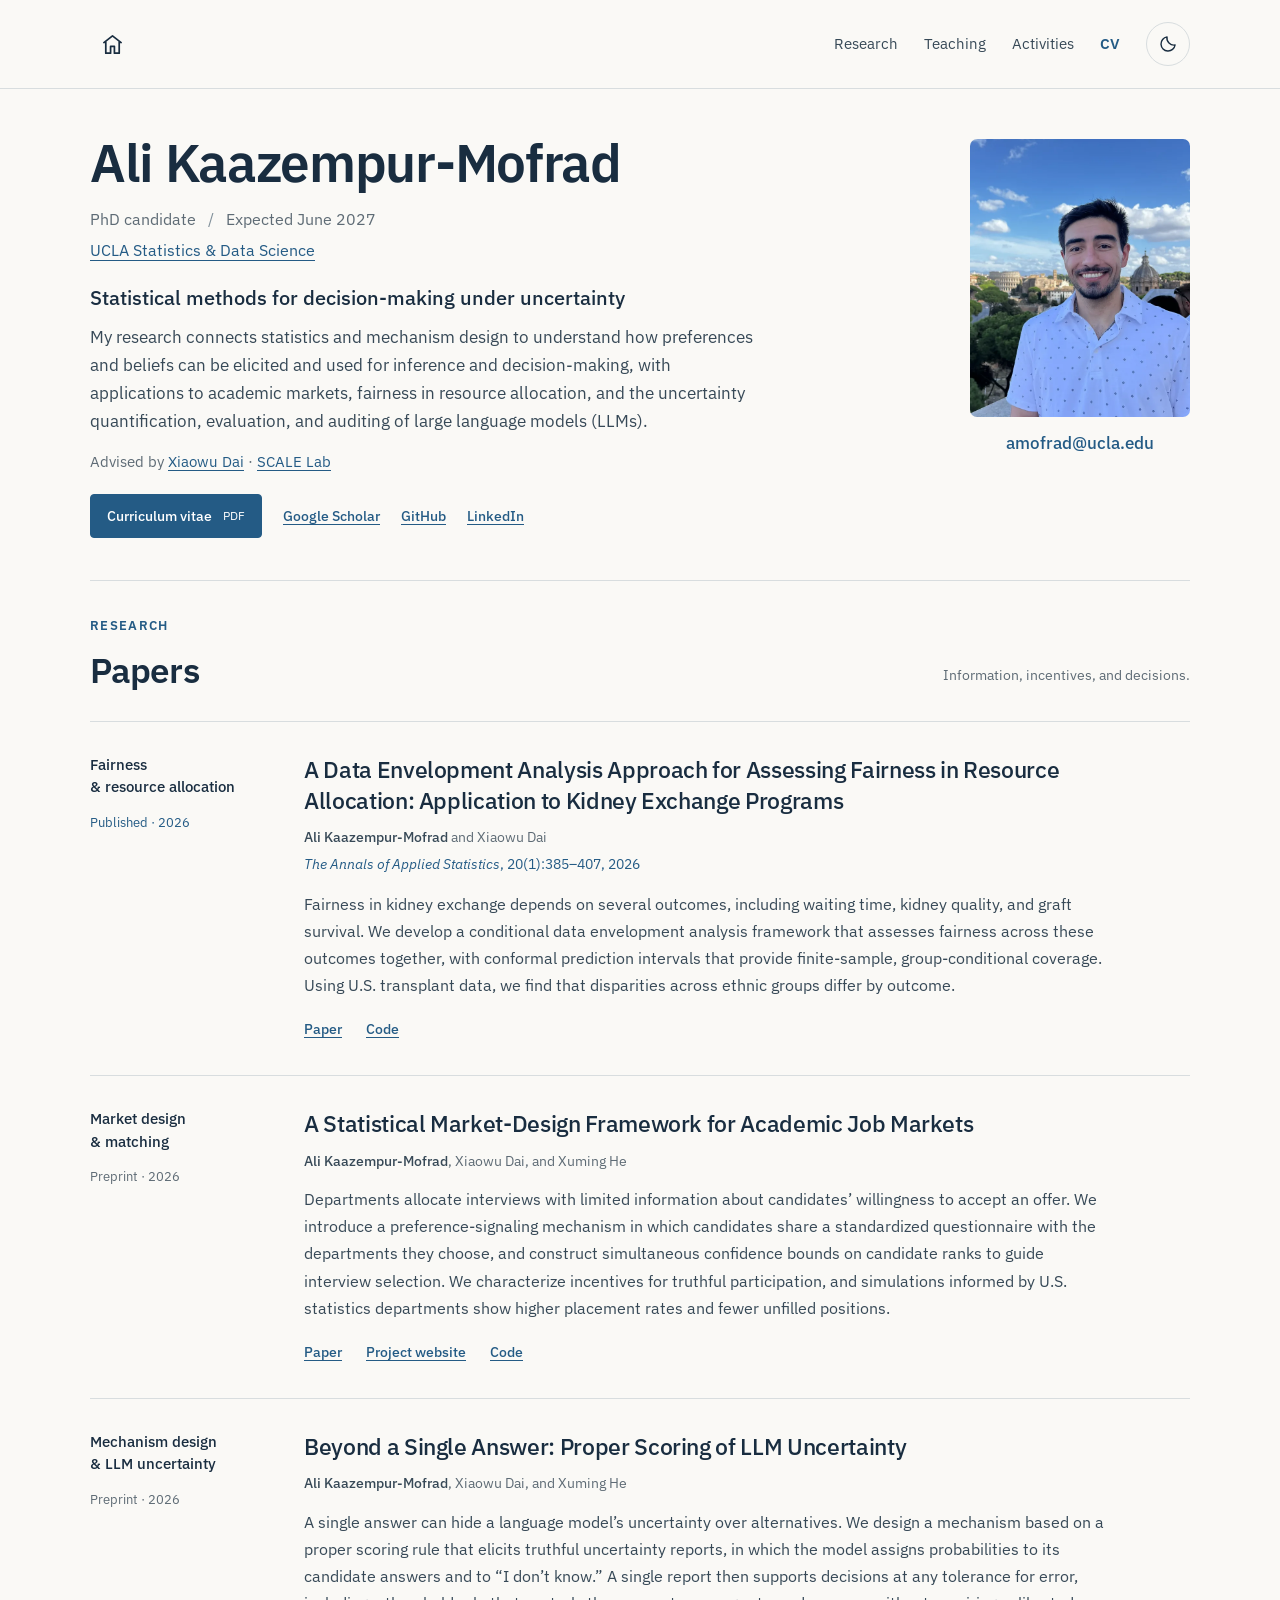
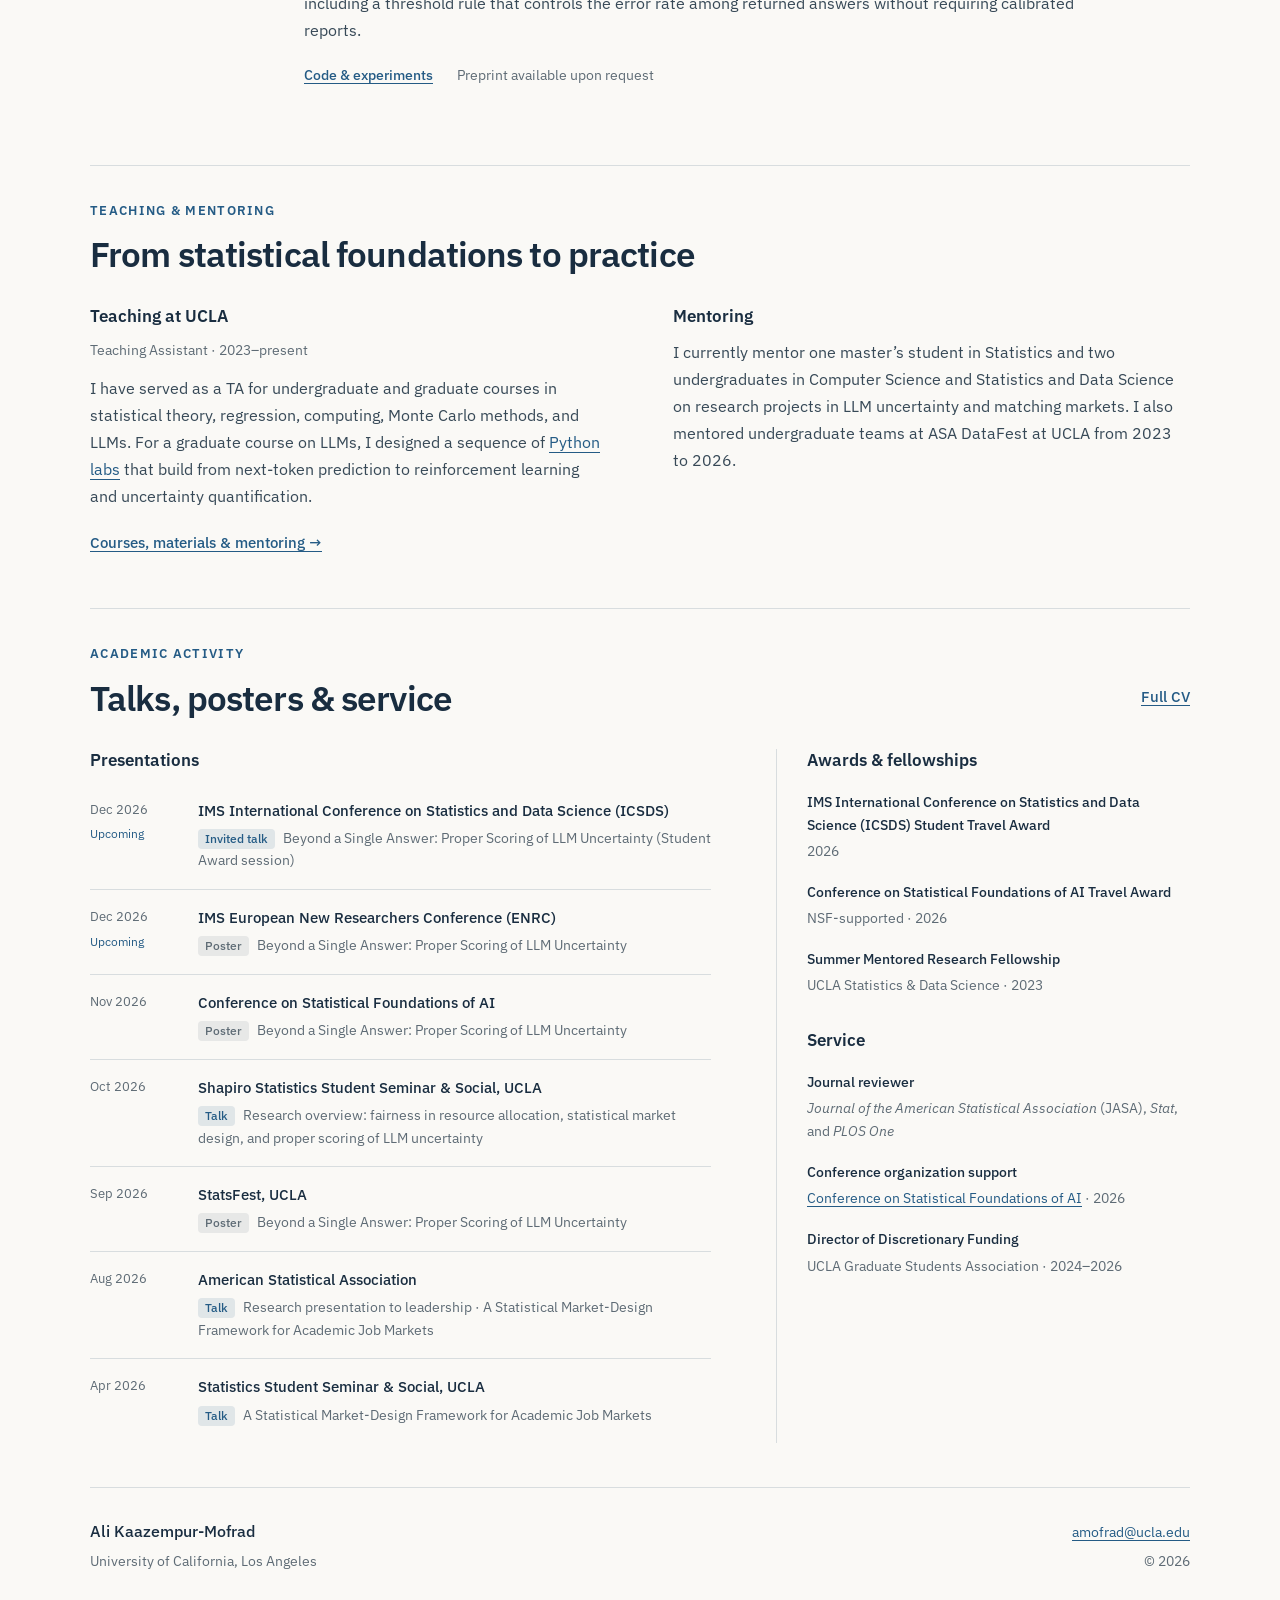
<file: index.html>
<!DOCTYPE html>
<html lang="en">
<head>
    <meta charset="UTF-8">
    <meta name="viewport" content="width=device-width, initial-scale=1">
    <title>Ali Kaazempur-Mofrad | UCLA Statistics</title>
    <meta name="description" content="UCLA Statistics PhD candidate developing statistical methods for decision-making under uncertainty, market design, fairness, and the uncertainty quantification and auditing of LLMs.">
    <meta name="theme-color" content="#faf9f6">
    <link rel="canonical" href="https://alimofrad.com/">
    <link rel="icon" type="image/svg+xml" href="favicon.svg">
    <link rel="icon" type="image/png" sizes="32x32" href="favicon-32.png">
    <link rel="apple-touch-icon" sizes="180x180" href="favicon-180.png">
    <meta property="og:type" content="website">
    <meta property="og:title" content="Ali Kaazempur-Mofrad | UCLA Statistics">
    <meta property="og:description" content="UCLA Statistics PhD candidate developing statistical methods for decision-making under uncertainty, market design, fairness, and the uncertainty quantification and auditing of LLMs.">
    <meta property="og:url" content="https://alimofrad.com/">
    <meta property="og:image" content="https://alimofrad.com/og-image.jpg">
    <meta property="og:image:alt" content="Ali Kaazempur-Mofrad, UCLA Statistics">
    <meta name="twitter:card" content="summary_large_image">
    <meta name="twitter:title" content="Ali Kaazempur-Mofrad | UCLA Statistics">
    <meta name="twitter:description" content="UCLA Statistics PhD candidate developing statistical methods for decision-making under uncertainty, market design, fairness, and the uncertainty quantification and auditing of LLMs.">
    <meta name="twitter:image" content="https://alimofrad.com/og-image.jpg">
    <link rel="preconnect" href="https://fonts.googleapis.com">
    <link rel="preconnect" href="https://fonts.gstatic.com" crossorigin>
    <link href="https://fonts.googleapis.com/css2?family=IBM+Plex+Sans:wght@400;500;600;700&amp;display=swap" rel="stylesheet">
    <script src="theme.js"></script>
    <link rel="stylesheet" href="styles.css">
    <script src="site.js" defer></script>
    <script type="application/ld+json">
{
    "@context": "https://schema.org",
    "@type": "Person",
    "name": "Ali Kaazempur-Mofrad",
    "alternateName": "Ali Mofrad",
    "url": "https://alimofrad.com/",
    "image": "https://alimofrad.com/profile_pic.jpg",
    "email": "amofrad@ucla.edu",
    "jobTitle": "PhD Candidate in Statistics",
    "affiliation": {
        "@type": "CollegeOrUniversity",
        "name": "University of California, Los Angeles"
    },
    "alumniOf": {
        "@type": "CollegeOrUniversity",
        "name": "University of Toronto"
    },
    "knowsAbout": [
        "Decision-making under uncertainty and AI safety",
        "LLM uncertainty quantification and auditing",
        "Market design and matching",
        "Fairness in resource allocation"
    ],
    "sameAs": [
        "https://scholar.google.com/citations?user=aaWKI-AAAAAJ&hl=en",
        "https://github.com/amofrad",
        "https://www.linkedin.com/in/ali-mofrad/"
    ]
}
    </script>
</head>
<body id="top">
<a class="skip-link" href="#main-content">Skip to content</a>
<header class="site-header">
    <nav class="container nav" aria-label="Primary">
        <a class="home-link" href="#top" aria-label="Home" title="Home">
            <svg viewBox="0 0 24 24" aria-hidden="true" focusable="false"><path d="m3 10 9-7 9 7M5 9v12h5v-7h4v7h5V9"/></svg>
        </a>
        <div class="nav-controls">
            <button class="menu-toggle" type="button" aria-label="Open navigation menu" aria-expanded="false" aria-controls="primary-navigation" hidden>
                <svg class="menu-open" viewBox="0 0 24 24" aria-hidden="true" focusable="false"><path d="M4 6h16M4 12h16M4 18h16"/></svg>
                <svg class="menu-close" viewBox="0 0 24 24" aria-hidden="true" focusable="false"><path d="m6 6 12 12M6 18 18 6"/></svg>
            </button>
            <ul class="nav-links" id="primary-navigation">
                <li><a href="#research">Research</a></li>
                <li><a href="#teaching">Teaching</a></li>
                <li><a href="#activity">Activities</a></li>
                <li><a class="nav-cv" href="CV.pdf">CV</a></li>
                <li class="nav-theme">
                    <button class="theme-toggle" type="button" aria-label="Switch to dark mode" title="Switch to dark mode" hidden>
                        <svg class="theme-moon" viewBox="0 0 24 24" aria-hidden="true" focusable="false"><path d="M20.5 13.2A8.5 8.5 0 0 1 10.8 3.5 8.5 8.5 0 1 0 20.5 13.2Z"/></svg>
                        <svg class="theme-sun" viewBox="0 0 24 24" aria-hidden="true" focusable="false"><circle cx="12" cy="12" r="4"/><path d="M12 2v2m0 16v2M2 12h2m16 0h2M4.9 4.9l1.4 1.4m11.4 11.4 1.4 1.4M4.9 19.1l1.4-1.4M17.7 6.3l1.4-1.4"/></svg>
                        <span class="theme-toggle-label">Dark mode</span>
                    </button>
                </li>
            </ul>
        </div>
    </nav>
</header>

<main class="container" id="main-content">
    <section class="intro" id="about" aria-labelledby="intro-title">
        <div class="intro-copy">
            <h1 id="intro-title">Ali Kaazempur-Mofrad</h1>
            <div class="intro-position">
                <p>PhD candidate <span aria-hidden="true">/</span> Expected June 2027</p>
                <p class="intro-institution"><a href="https://statistics.ucla.edu/">UCLA Statistics &amp; Data Science</a></p>
                <p class="intro-email"><a href="mailto:amofrad@ucla.edu">amofrad@ucla.edu</a></p>
            </div>
            <p class="intro-statement">Statistical methods for decision-making under uncertainty</p>
            <p class="intro-description">My research connects statistics and mechanism design to understand how preferences and beliefs can be elicited and used for inference and decision-making, with applications to academic markets, fairness in resource allocation, and the uncertainty quantification, evaluation, and auditing of large language models (LLMs).</p>
            <p class="affiliation">Advised by <a href="https://www.xiaowudai.org/">Xiaowu Dai</a> · <a href="https://www.xiaowudai.org/group">SCALE Lab</a></p>
            <div class="profile-links" aria-label="Profile links">
                <a class="button" href="CV.pdf">Curriculum vitae <span>PDF</span></a>
                <div class="profile-links-group">
                    <a href="https://scholar.google.com/citations?user=aaWKI-AAAAAJ&amp;hl=en">Google Scholar</a>
                    <a href="https://github.com/amofrad">GitHub</a>
                    <a href="https://www.linkedin.com/in/ali-mofrad/">LinkedIn</a>
                </div>
            </div>
        </div>
        <figure class="portrait">
            <picture>
                <source srcset="profile_pic.webp" type="image/webp">
                <img src="profile_pic.jpg" alt="Ali Kaazempur-Mofrad" width="680" height="992" fetchpriority="high" decoding="async">
            </picture>
            <figcaption><a href="mailto:amofrad@ucla.edu">amofrad@ucla.edu</a></figcaption>
        </figure>
    </section>

    <section class="section research-section" id="research" aria-labelledby="research-title">
        <div class="section-heading">
            <div><p class="eyebrow">Research</p><h2 id="research-title">Papers</h2></div>
            <p class="section-note">Information, incentives, and decisions.</p>
        </div>
        <div id="publications" class="papers">
            <article class="paper" id="kidney-exchange" aria-labelledby="kidney-title">
                <div class="paper-margin"><p class="paper-topic">Fairness<br> &amp; resource allocation</p><p class="paper-status status-published">Published · 2026</p></div>
                <div class="paper-body">
                    <h3 id="kidney-title"><a href="https://projecteuclid.org/journals/annals-of-applied-statistics/volume-20/issue-1/A-data-envelopment-analysis-approach-for-assessing-fairness-in-resource/10.1214/25-AOAS2128.full">A Data Envelopment Analysis Approach for Assessing Fairness in Resource Allocation: Application to Kidney Exchange Programs</a></h3>
                    <p class="authors"><strong>Ali Kaazempur-Mofrad</strong> and Xiaowu Dai</p>
                    <p class="venue"><em>The Annals of Applied Statistics</em>, 20(1):385–407, 2026</p>
                    <p class="paper-summary">Fairness in kidney exchange depends on several outcomes, including waiting time, kidney quality, and graft survival. We develop a conditional data envelopment analysis framework that assesses fairness across these outcomes together, with conformal prediction intervals that provide finite-sample, group-conditional coverage. Using U.S. transplant data, we find that disparities across ethnic groups differ by outcome.</p>
                    <ul class="paper-links" aria-label="Kidney exchange research links">
                        <li><a href="https://projecteuclid.org/journals/annals-of-applied-statistics/volume-20/issue-1/A-data-envelopment-analysis-approach-for-assessing-fairness-in-resource/10.1214/25-AOAS2128.full">Paper</a></li>
                        <li><a href="https://github.com/amofrad/Kidney-Exchange-DEA">Code</a></li>
                    </ul>
                </div>
            </article>

            <article class="paper" id="market-design" aria-labelledby="market-title">
                <div class="paper-margin"><p class="paper-topic">Market design<br> &amp; matching</p><p class="paper-status">Preprint · 2026</p></div>
                <div class="paper-body">
                    <h3 id="market-title"><a href="https://arxiv.org/abs/2604.14230">A Statistical Market-Design Framework for Academic Job Markets</a></h3>
                    <p class="authors"><strong>Ali Kaazempur-Mofrad</strong>, Xiaowu Dai, and Xuming He</p>
                    <p class="paper-summary">Departments allocate interviews with limited information about candidates’ willingness to accept an offer. We introduce a preference-signaling mechanism in which candidates share a standardized questionnaire with the departments they choose, and construct simultaneous confidence bounds on candidate ranks to guide interview selection. We characterize incentives for truthful participation, and simulations informed by U.S. statistics departments show higher placement rates and fewer unfilled positions.</p>
                    <ul class="paper-links" aria-label="Academic job markets research links">
                        <li><a href="https://arxiv.org/abs/2604.14230">Paper</a></li>
                        <li><a href="https://academic-markets.github.io/">Project website</a></li>
                        <li><a href="https://github.com/amofrad/Academic-Job-Market">Code</a></li>
                    </ul>
                </div>
            </article>

            <article class="paper" id="llm-uncertainty" aria-labelledby="llm-title">
                <div class="paper-margin"><p class="paper-topic">Mechanism design<br> &amp; LLM uncertainty</p><p class="paper-status">Preprint · 2026</p></div>
                <div class="paper-body">
                    <h3 id="llm-title">Beyond a Single Answer: Proper Scoring of LLM Uncertainty</h3>
                    <p class="authors"><strong>Ali Kaazempur-Mofrad</strong>, Xiaowu Dai, and Xuming He</p>
                    <p class="paper-summary">A single answer can hide a language model’s uncertainty over alternatives. We design a mechanism based on a proper scoring rule that elicits truthful uncertainty reports, in which the model assigns probabilities to its candidate answers and to “I don’t know.” A single report then supports decisions at any tolerance for error, including a threshold rule that controls the error rate among returned answers without requiring calibrated reports.</p>
                    <ul class="paper-links" aria-label="LLM uncertainty research links">
                        <li><a href="https://github.com/amofrad/llm-log-score">Code &amp; experiments</a></li>
                        <li><span class="link-note">Preprint available upon request</span></li>
                    </ul>
                </div>
            </article>
        </div>
    </section>

    <section class="section teaching-section" id="teaching" aria-labelledby="teaching-title">
        <div class="section-heading"><div><p class="eyebrow">Teaching &amp; mentoring</p><h2 id="teaching-title">From statistical foundations to practice</h2></div></div>
        <div class="two-column">
            <div class="teaching-overview">
                <h3 class="small-heading">Teaching at UCLA</h3>
                <p class="role-meta">Teaching Assistant · 2023–present</p>
                <p>I have served as a TA for undergraduate and graduate courses in statistical theory, regression, computing, Monte Carlo methods, and LLMs. For a graduate course on LLMs, I designed a sequence of <a href="teaching.html#course-materials">Python labs</a> that build from next-token prediction to reinforcement learning and uncertainty quantification.</p>
            </div>
            <div class="mentoring-overview">
                <h3 class="small-heading">Mentoring</h3>
                <p>I currently mentor one master’s student in Statistics and two undergraduates in Computer Science and Statistics and Data Science on research projects in LLM uncertainty and matching markets. I also mentored undergraduate teams at ASA DataFest at UCLA from 2023 to 2026.</p>
            </div>
            <a class="text-link" href="teaching.html">Courses, materials &amp; mentoring →</a>
        </div>
    </section>

    <section class="section" id="activity" aria-labelledby="activity-title">
        <div class="section-heading"><div><p class="eyebrow">Academic activity</p><h2 id="activity-title">Talks, posters &amp; service</h2></div><a class="text-link" href="CV.pdf">Full CV</a></div>
        <div class="activity-grid">
            <div>
                <h3 class="small-heading">Presentations</h3>
                <ol class="activity-list">
                    <li><div class="activity-date"><time datetime="2026-12-15">Dec 2026</time><span class="upcoming" data-upcoming-end="2026-12-19T00:00:00Z">Upcoming</span></div><div><h4>IMS International Conference on Statistics and Data Science (ICSDS)</h4><p><span class="presentation-type presentation-type-talk">Invited talk</span> Beyond a Single Answer: Proper Scoring of LLM Uncertainty (Student Award session)</p></div></li>
                    <li><div class="activity-date"><time datetime="2026-12-13">Dec 2026</time><span class="upcoming" data-upcoming-end="2026-12-14T00:00:00Z">Upcoming</span></div><div><h4>IMS European New Researchers Conference (ENRC)</h4><p><span class="presentation-type presentation-type-poster">Poster</span> Beyond a Single Answer: Proper Scoring of LLM Uncertainty</p></div></li>
                    <li><div class="activity-date"><time datetime="2026-11-13">Nov 2026</time><span class="upcoming" data-upcoming-end="2026-11-14T00:00:00Z">Upcoming</span></div><div><h4>Conference on Statistical Foundations of AI</h4><p><span class="presentation-type presentation-type-poster">Poster</span> Beyond a Single Answer: Proper Scoring of LLM Uncertainty</p></div></li>
                    <li><div class="activity-date"><time datetime="2026-10-08">Oct 2026</time></div><div><h4>Shapiro Statistics Student Seminar &amp; Social, UCLA</h4><p><span class="presentation-type presentation-type-talk">Talk</span> Research overview: fairness in resource allocation, statistical market design, and proper scoring of LLM uncertainty</p></div></li>
                    <li><div class="activity-date"><time datetime="2026-09-23">Sep 2026</time></div><div><h4>StatsFest, UCLA</h4><p><span class="presentation-type presentation-type-poster">Poster</span> Beyond a Single Answer: Proper Scoring of LLM Uncertainty</p></div></li>
                    <li><div class="activity-date"><time datetime="2026-08-17">Aug 2026</time></div><div><h4>American Statistical Association</h4><p><span class="presentation-type presentation-type-talk">Talk</span> Research presentation to leadership · A Statistical Market-Design Framework for Academic Job Markets</p></div></li>
                    <li><div class="activity-date"><time datetime="2026-04-23">Apr 2026</time></div><div><h4>Statistics Student Seminar &amp; Social, UCLA</h4><p><span class="presentation-type presentation-type-talk">Talk</span> A Statistical Market-Design Framework for Academic Job Markets</p></div></li>
                </ol>
            </div>
            <aside class="service" aria-label="Awards and professional service">
                <h3 class="small-heading">Awards &amp; fellowships</h3>
                <ul class="service-list">
                    <li><strong>IMS International Conference on Statistics and Data Science (ICSDS) Student Travel Award</strong><span>2026</span></li>
                    <li><strong>Conference on Statistical Foundations of AI Travel Award</strong><span>NSF-supported · 2026</span></li>
                    <li><strong>Summer Mentored Research Fellowship</strong><span>UCLA Statistics &amp; Data Science · 2023</span></li>
                </ul>
                <h3 class="small-heading">Service</h3>
                <ul class="service-list">
                    <li><strong>Journal reviewer</strong><span><em>Journal of the American Statistical Association</em> (JASA), <em>Stat</em>, and <em>PLOS One</em></span></li>
                    <li><strong>Conference organization support</strong><span><a href="https://statfoundations-ai.github.io/">Conference on Statistical Foundations of AI</a> · 2026</span></li>
                    <li><strong>Director of Discretionary Funding</strong><span>UCLA Graduate Students Association · 2024–2026</span></li>
                </ul>
            </aside>
        </div>
    </section>
</main>
<footer class="site-footer container">
    <div><a class="footer-name" href="index.html#top">Ali Kaazempur-Mofrad</a><p>University of California, Los Angeles</p></div>
    <div class="footer-contact"><a href="mailto:amofrad@ucla.edu">amofrad@ucla.edu</a><p>© <span data-year>2026</span></p></div>
</footer>
</body>
</html>
</file>
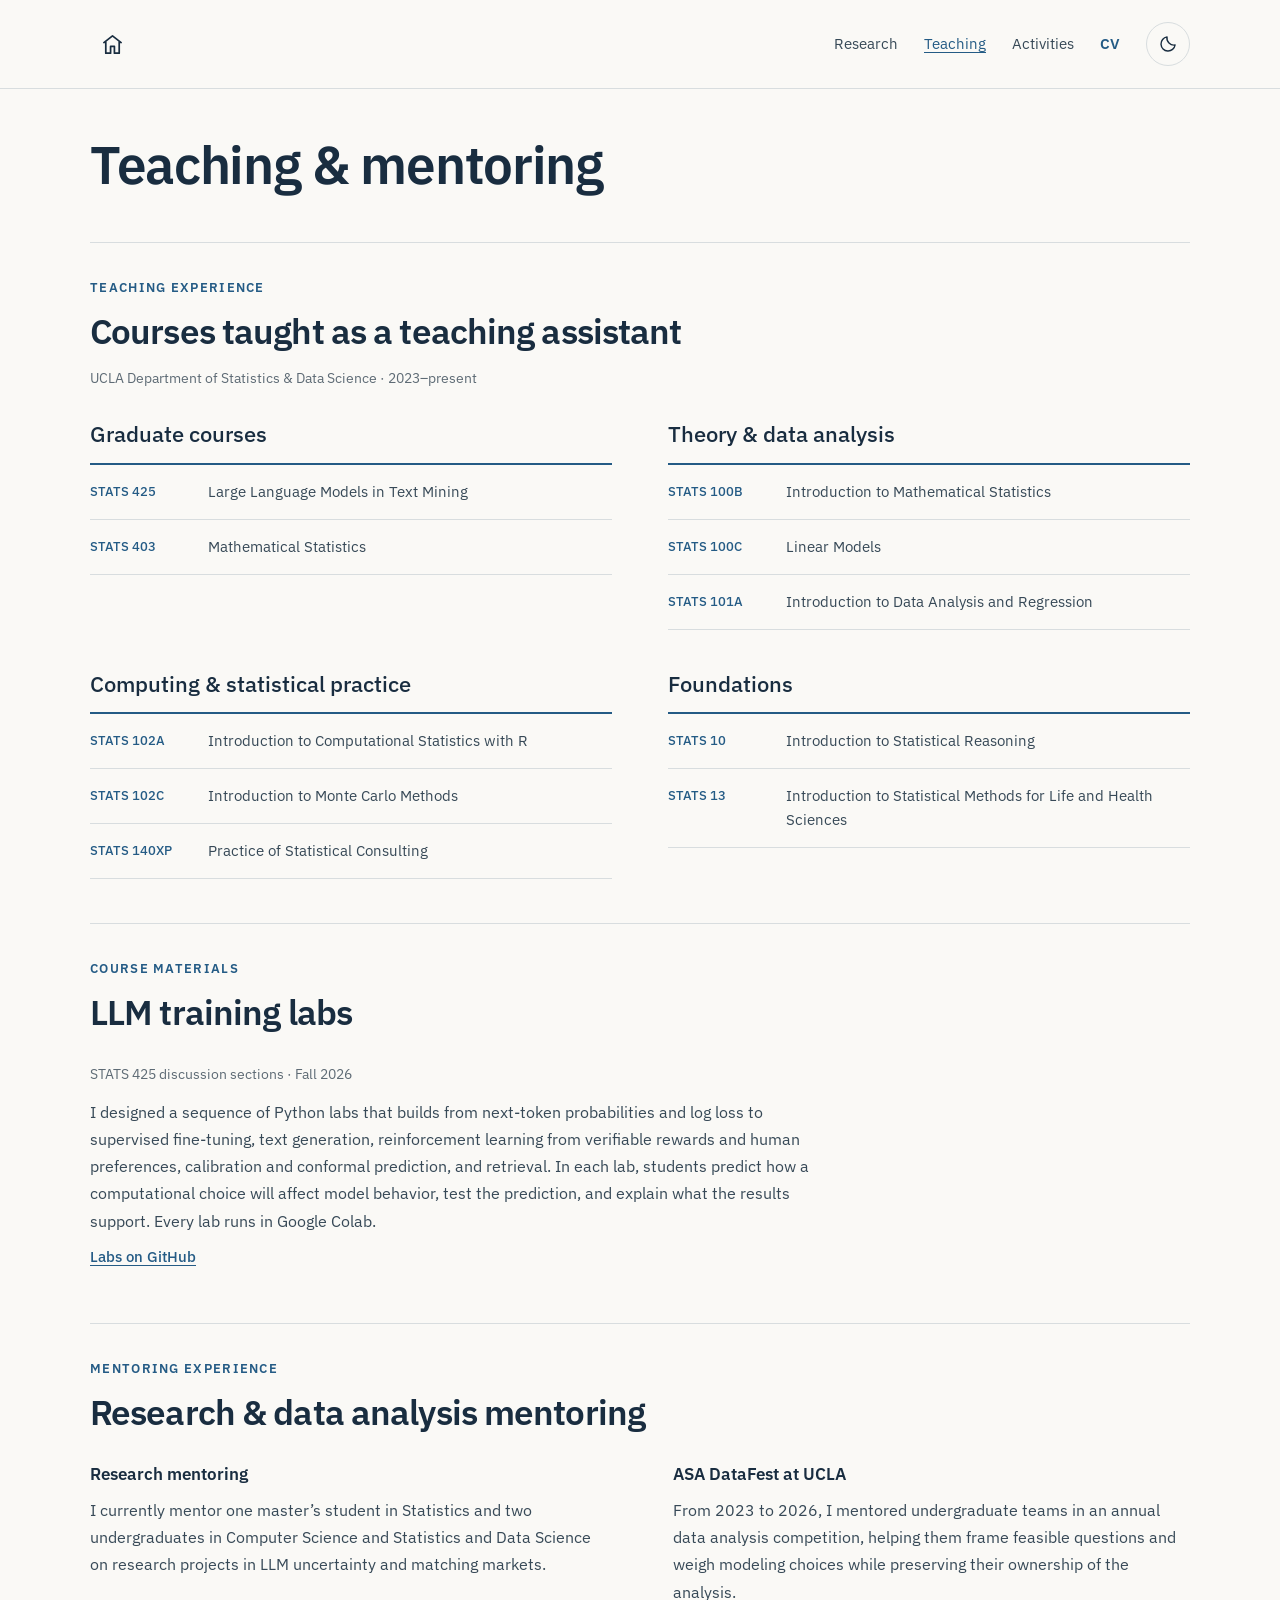
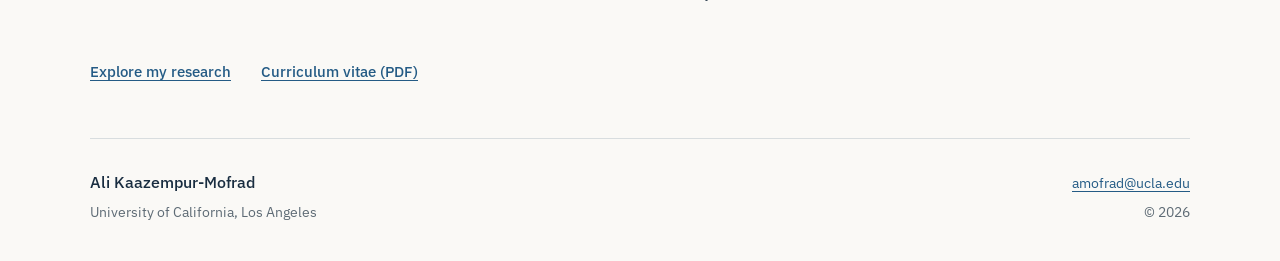
<file: teaching.html>
<!DOCTYPE html>
<html lang="en">
<head>
    <meta charset="UTF-8">
    <meta name="viewport" content="width=device-width, initial-scale=1">
    <title>Teaching &amp; Mentoring | Ali Kaazempur-Mofrad</title>
    <meta name="description" content="Undergraduate and graduate teaching, research mentoring, and ASA DataFest mentoring at UCLA.">
    <meta name="theme-color" content="#faf9f6">
    <link rel="canonical" href="https://alimofrad.com/teaching.html">
    <link rel="icon" type="image/svg+xml" href="favicon.svg">
    <link rel="icon" type="image/png" sizes="32x32" href="favicon-32.png">
    <link rel="apple-touch-icon" sizes="180x180" href="favicon-180.png">
    <meta property="og:type" content="website">
    <meta property="og:title" content="Teaching &amp; Mentoring | Ali Kaazempur-Mofrad">
    <meta property="og:description" content="Undergraduate and graduate teaching, research mentoring, and ASA DataFest mentoring at UCLA.">
    <meta property="og:url" content="https://alimofrad.com/teaching.html">
    <meta property="og:image" content="https://alimofrad.com/og-image.jpg">
    <meta property="og:image:alt" content="Ali Kaazempur-Mofrad, UCLA Statistics">
    <meta name="twitter:card" content="summary_large_image">
    <meta name="twitter:title" content="Teaching &amp; Mentoring | Ali Kaazempur-Mofrad">
    <meta name="twitter:description" content="Undergraduate and graduate teaching, research mentoring, and ASA DataFest mentoring at UCLA.">
    <meta name="twitter:image" content="https://alimofrad.com/og-image.jpg">
    <link rel="preconnect" href="https://fonts.googleapis.com">
    <link rel="preconnect" href="https://fonts.gstatic.com" crossorigin>
    <link href="https://fonts.googleapis.com/css2?family=IBM+Plex+Sans:wght@400;500;600;700&amp;display=swap" rel="stylesheet">
    <script src="theme.js"></script>
    <link rel="stylesheet" href="styles.css">
    <script src="site.js" defer></script>
</head>
<body id="top">
<a class="skip-link" href="#main-content">Skip to content</a>
<header class="site-header">
    <nav class="container nav" aria-label="Primary">
        <a class="home-link" href="index.html#top" aria-label="Home" title="Home">
            <svg viewBox="0 0 24 24" aria-hidden="true" focusable="false"><path d="m3 10 9-7 9 7M5 9v12h5v-7h4v7h5V9"/></svg>
        </a>
        <div class="nav-controls">
            <button class="menu-toggle" type="button" aria-label="Open navigation menu" aria-expanded="false" aria-controls="primary-navigation" hidden>
                <svg class="menu-open" viewBox="0 0 24 24" aria-hidden="true" focusable="false"><path d="M4 6h16M4 12h16M4 18h16"/></svg>
                <svg class="menu-close" viewBox="0 0 24 24" aria-hidden="true" focusable="false"><path d="m6 6 12 12M6 18 18 6"/></svg>
            </button>
            <ul class="nav-links" id="primary-navigation">
                <li><a href="index.html#research">Research</a></li>
                <li><a href="teaching.html" aria-current="page">Teaching</a></li>
                <li><a href="index.html#activity">Activities</a></li>
                <li><a class="nav-cv" href="CV.pdf">CV</a></li>
                <li class="nav-theme">
                    <button class="theme-toggle" type="button" aria-label="Switch to dark mode" title="Switch to dark mode" hidden>
                        <svg class="theme-moon" viewBox="0 0 24 24" aria-hidden="true" focusable="false"><path d="M20.5 13.2A8.5 8.5 0 0 1 10.8 3.5 8.5 8.5 0 1 0 20.5 13.2Z"/></svg>
                        <svg class="theme-sun" viewBox="0 0 24 24" aria-hidden="true" focusable="false"><circle cx="12" cy="12" r="4"/><path d="M12 2v2m0 16v2M2 12h2m16 0h2M4.9 4.9l1.4 1.4m11.4 11.4 1.4 1.4M4.9 19.1l1.4-1.4M17.7 6.3l1.4-1.4"/></svg>
                        <span class="theme-toggle-label">Dark mode</span>
                    </button>
                </li>
            </ul>
        </div>
    </nav>
</header>

<main class="container subpage" id="main-content">
    <header class="subpage-intro">
        <h1>Teaching &amp; mentoring</h1>
    </header>
    <section class="section" id="teaching-experience" aria-labelledby="courses-title">
        <div class="section-heading"><div><p class="eyebrow">Teaching experience</p><h2 id="courses-title">Courses taught as a teaching assistant</h2><p class="role-meta">UCLA Department of Statistics &amp; Data Science · 2023–present</p></div></div>
        <div class="course-grid">
<section class="course-group"><h3>Graduate courses</h3><ul class="courses">
<li><span class="course-code">STATS 425</span><span>Large Language Models in Text Mining</span></li>
<li><span class="course-code">STATS 403</span><span>Mathematical Statistics</span></li>
</ul></section>
<section class="course-group"><h3>Theory &amp; data analysis</h3><ul class="courses">
<li><span class="course-code">STATS 100B</span><span>Introduction to Mathematical Statistics</span></li>
<li><span class="course-code">STATS 100C</span><span>Linear Models</span></li>
<li><span class="course-code">STATS 101A</span><span>Introduction to Data Analysis and Regression</span></li>
</ul></section>
<section class="course-group"><h3>Computing &amp; statistical practice</h3><ul class="courses">
<li><span class="course-code">STATS 102A</span><span>Introduction to Computational Statistics with R</span></li>
<li><span class="course-code">STATS 102C</span><span>Introduction to Monte Carlo Methods</span></li>
<li><span class="course-code">STATS 140XP</span><span>Practice of Statistical Consulting</span></li>
</ul></section>
<section class="course-group"><h3>Foundations</h3><ul class="courses">
<li><span class="course-code">STATS 10</span><span>Introduction to Statistical Reasoning</span></li>
<li><span class="course-code">STATS 13</span><span>Introduction to Statistical Methods for Life and Health Sciences</span></li>
</ul></section>

        </div>
    </section>
    <section class="section" id="course-materials" aria-labelledby="materials-title">
        <div class="section-heading"><div><p class="eyebrow">Course materials</p><h2 id="materials-title">LLM training labs</h2></div></div>
        <div class="materials" style="max-width: 46rem;">
            <p class="role-meta">STATS 425 discussion sections · Fall 2026</p>
            <p>I designed a sequence of Python labs that builds from next-token probabilities and log loss to supervised fine-tuning, text generation, reinforcement learning from verifiable rewards and human preferences, calibration and conformal prediction, and retrieval. In each lab, students predict how a computational choice will affect model behavior, test the prediction, and explain what the results support. Every lab runs in Google Colab.</p>
            <p><a class="text-link" href="https://github.com/amofrad/llm-training-labs">Labs on GitHub</a></p>
        </div>
    </section>
    <section class="section mentoring-section" aria-labelledby="mentoring-title">
        <div class="section-heading"><div><p class="eyebrow">Mentoring experience</p><h2 id="mentoring-title">Research &amp; data analysis mentoring</h2></div></div>
        <div class="two-column">
            <div><h3 class="small-heading">Research mentoring</h3><p>I currently mentor one master’s student in Statistics and two undergraduates in Computer Science and Statistics and Data Science on research projects in LLM uncertainty and matching markets.</p></div>
            <div><h3 class="small-heading">ASA DataFest at UCLA</h3><p>From 2023 to 2026, I mentored undergraduate teams in an annual data analysis competition, helping them frame feasible questions and weigh modeling choices while preserving their ownership of the analysis.</p></div>
        </div>
    </section>
    <div class="subpage-end"><a class="text-link" href="index.html#research">Explore my research</a><a class="text-link" href="CV.pdf">Curriculum vitae (PDF)</a></div>
</main>
<footer class="site-footer container">
    <div><a class="footer-name" href="index.html#top">Ali Kaazempur-Mofrad</a><p>University of California, Los Angeles</p></div>
    <div class="footer-contact"><a href="mailto:amofrad@ucla.edu">amofrad@ucla.edu</a><p>© <span data-year>2026</span></p></div>
</footer>
</body>
</html>
</file>
<file: styles.css>
/* Academic Profile Website · shared styles, no build step required. */
:root {
    color-scheme: light;
    --paper: #faf9f6;
    --ink: #192d40;
    --text: #374957;
    --muted: #5e6b75;
    --blue: #245b85;
    --blue-dark: #163f61;
    --line: #d8dddF;
    --wash: #edf2f5;
    --button-bg: #245b85;
    --button-hover: #163f61;
    --button-text: #ffffff;
    --sans: 'IBM Plex Sans', -apple-system, BlinkMacSystemFont, 'Segoe UI', sans-serif;
    --header-height: 89px;
}
:root[data-theme="dark"] {
    color-scheme: dark;
    --paper: #141c24;
    --ink: #edf2f7;
    --text: #cad5df;
    --muted: #a2b1bf;
    --blue: #8bbded;
    --blue-dark: #b8d8f8;
    --line: #344454;
    --wash: #202d39;
    --button-bg: #8bbded;
    --button-hover: #b8d8f8;
    --button-text: #141c24;
}
/* System preference also works when JavaScript is disabled. */
@media (prefers-color-scheme: dark) {
    :root:not([data-theme]) {
    color-scheme: dark;
    --paper: #141c24;
    --ink: #edf2f7;
    --text: #cad5df;
    --muted: #a2b1bf;
    --blue: #8bbded;
    --blue-dark: #b8d8f8;
    --line: #344454;
    --wash: #202d39;
    --button-bg: #8bbded;
    --button-hover: #b8d8f8;
    --button-text: #141c24;
    }
}
* { box-sizing: border-box; }
html { scroll-behavior: smooth; scroll-padding-top: var(--header-height); }
body { margin: 0; background: var(--paper); color: var(--text); font: 1rem/1.7 var(--sans); -webkit-font-smoothing: antialiased; }
img { display: block; max-width: 100%; height: auto; }
a { color: var(--blue); text-decoration-thickness: 1px; text-underline-offset: .22em; }
a:hover { color: var(--blue-dark); text-decoration-thickness: 2px; }
a:focus-visible, button:focus-visible { outline: 3px solid var(--blue); outline-offset: 5px; border-radius: 2px; }
p, h1, h2, h3, h4, figure { margin: 0; }
h1, h2, h3, h4 { color: var(--ink); }
h1, h2 { font-family: var(--sans); font-weight: 600; line-height: 1.2; letter-spacing: -.025em; }
h1 { font-size: clamp(2.5rem, 4.3vw, 3.3rem); }
h2 { font-size: clamp(1.85rem, 3vw, 2.2rem); }
[hidden] { display: none !important; }
.container { width: min(1100px, calc(100% - 96px)); margin-inline: auto; }
.skip-link { position: absolute; z-index: 5; top: 10px; left: 10px; padding: 10px 16px; background: var(--paper); transform: translateY(-180%); }
.skip-link:focus { transform: translateY(0); }
.site-header { position: sticky; top: 0; z-index: 4; background: var(--paper); border-bottom: 1px solid var(--line); }
.nav { --nav-link-gap: 26px; position: relative; display: flex; align-items: center; justify-content: space-between; gap: 24px; min-height: 88px; }
.nav-controls { display: flex; align-items: center; gap: var(--nav-link-gap); }
.home-link { display: inline-flex; align-items: center; justify-content: center; flex: 0 0 44px; width: 44px; height: 44px; color: var(--ink); border-radius: 6px; text-decoration: none; }
.home-link:hover { background: var(--wash); color: var(--blue); }
.home-link svg { width: 23px; height: 23px; fill: none; stroke: currentColor; stroke-width: 1.8; stroke-linecap: round; stroke-linejoin: round; }
.nav-links { display: flex; align-items: center; gap: var(--nav-link-gap); list-style: none; margin: 0; padding: 0; white-space: nowrap; }
.nav-links a { display: inline-flex; align-items: center; min-height: 44px; color: var(--text); font-size: .9375rem; text-decoration: none; }
.nav-links a:hover, .nav-links a[aria-current] { color: var(--blue); text-decoration: underline; }
.nav-links .nav-cv { gap: 7px; color: var(--blue); font-weight: 600; }
.nav-theme { display: flex; }
.theme-toggle { display: inline-flex; align-items: center; justify-content: center; width: 44px; height: 44px; padding: 0; color: var(--ink); background: transparent; border: 1px solid var(--line); border-radius: 50%; cursor: pointer; }
.theme-toggle:hover { color: var(--blue); background: var(--wash); }
.theme-toggle-label { display: none; }
.theme-toggle svg { width: 20px; height: 20px; fill: none; stroke: currentColor; stroke-width: 1.7; stroke-linecap: round; stroke-linejoin: round; }
.menu-toggle { display: none; align-items: center; justify-content: center; flex: 0 0 44px; width: 44px; height: 44px; padding: 0; color: var(--ink); background: transparent; border: 1px solid var(--line); border-radius: 6px; cursor: pointer; }
.menu-toggle:hover { color: var(--blue); background: var(--wash); }
.menu-toggle svg { width: 22px; height: 22px; fill: none; stroke: currentColor; stroke-width: 1.8; stroke-linecap: round; }
.menu-close, .menu-toggle[aria-expanded="true"] .menu-open { display: none; }
.menu-toggle[aria-expanded="true"] .menu-close { display: block; }
.theme-sun { display: none; }
:root[data-theme="dark"] .theme-sun { display: block; }
:root[data-theme="dark"] .theme-moon { display: none; }
.intro { display: grid; grid-template-columns: minmax(0, 1fr) 220px; gap: 68px; align-items: start; padding: 42px 0; }
.intro-copy { container-type: inline-size; }
/* Scale the full name with its text column before it would wrap. */
.intro h1 { font-size: min(clamp(2.5rem, 4.3vw, 3.3rem), 9.8cqi); white-space: nowrap; }
.eyebrow { color: var(--blue); font-size: .8125rem; font-weight: 600; letter-spacing: .1em; text-transform: uppercase; margin-bottom: 14px; }
.intro-position { margin-top: 12px; color: var(--muted); font-size: 1rem; }
.intro-position span { padding: 0 8px; color: #81909a; }
.intro-institution { margin-top: 3px; }
.intro-email { display: none; margin-top: 3px; }
.intro-statement { margin-top: 18px; font-size: 1.25rem; line-height: 1.55; font-weight: 500; color: var(--ink); max-width: 680px; }
.intro-description { margin-top: 10px; max-width: 670px; font-size: 1.0625rem; line-height: 1.65; }
.affiliation { margin-top: 14px; max-width: 680px; font-size: .9375rem; color: var(--muted); }
.profile-links { display: flex; flex-wrap: wrap; align-items: center; gap: 12px 21px; margin-top: 20px; }
.profile-links-group { display: flex; align-items: center; gap: 21px; }
.profile-links a { display: inline-flex; align-items: center; min-height: 44px; font-size: .875rem; font-weight: 500; white-space: nowrap; }
.button { gap: 11px; padding: 9px 16px; color: var(--button-text); background: var(--button-bg); border: 1px solid var(--button-bg); border-radius: 4px; text-decoration: none; }
.button span { font-size: .75rem; font-weight: 400; }
.button:hover { background: var(--button-hover); color: var(--button-text); border-color: var(--button-hover); }
.portrait { padding-top: 8px; }
.portrait img { width: 220px; height: 278px; object-fit: cover; object-position: 50% 30%; border-radius: 7px; }
.portrait figcaption { text-align: center; padding-top: 12px; }
.portrait figcaption, .intro-email { font-size: 1.0625rem; font-weight: 500; }
.portrait figcaption a, .intro-email a { text-decoration: none; }
.section { padding: 34px 0 44px; border-top: 1px solid var(--line); }
/* Let the last section reach the navbar even in a tall viewport. */
#activity { min-height: calc(100dvh - var(--header-height)); }
.section-heading { display: flex; justify-content: space-between; align-items: end; gap: 24px; margin-bottom: 30px; }
.section-heading .eyebrow { margin-bottom: 11px; }
.section-note { font-size: .875rem; color: var(--muted); padding-bottom: 3px; text-align: right; }
.papers { border-top: 1px solid var(--line); }
.paper { display: grid; grid-template-columns: 174px minmax(0, 1fr); gap: 40px; padding: 32px 0 30px; }
.paper + .paper { border-top: 1px solid var(--line); }
.paper-topic { color: var(--ink); line-height: 1.5; font-size: .9375rem; font-weight: 500; }
.paper-status { display: inline-block; color: var(--muted); font-size: .8125rem; margin-top: 13px; }
.status-published { color: var(--blue); }
.paper h3 { font: 500 1.45rem/1.35 var(--sans); letter-spacing: -.015em; max-width: 840px; text-wrap: pretty; }
.paper h3 a { text-decoration: none; color: var(--ink); }
.paper h3 a:hover { color: var(--blue); text-decoration: underline; }
.authors { margin-top: 10px; color: var(--muted); font-size: .875rem; line-height: 1.6; }
.authors strong { font-weight: 500; color: var(--text); }
.venue { margin-top: 4px; color: var(--blue); font-size: .875rem; }
.paper-summary { margin-top: 14px; line-height: 1.7; max-width: 800px; }
.paper-links { display: flex; flex-wrap: wrap; gap: 8px 24px; list-style: none; padding: 0; margin: 9px 0 -7px; }
.paper-links a { display: inline-flex; align-items: center; min-height: 44px; font-size: .875rem; font-weight: 500; }
.paper-links .link-note { display: inline-flex; align-items: center; min-height: 44px; font-size: .875rem; color: var(--muted); }
.small-heading { font-size: 1.0625rem; font-weight: 600; line-height: 1.4; margin-bottom: 10px; }
.two-column { display: grid; grid-template-columns: 1fr 1fr; gap: 65px; }
.two-column p { max-width: 520px; }
.role-meta { color: var(--muted); font-size: .875rem; margin-bottom: 12px; }
.text-link { display: inline-flex; align-items: center; min-height: 44px; font-weight: 500; font-size: .9375rem; }
.two-column .text-link { margin-top: 10px; }
.teaching-section .two-column { grid-template-areas: "teaching mentoring" "details mentoring"; row-gap: 0; align-items: start; }
.teaching-overview { grid-area: teaching; }
.mentoring-overview { grid-area: mentoring; }
.teaching-section .text-link { grid-area: details; justify-self: start; }
.activity-grid { display: grid; grid-template-columns: minmax(0, 1.5fr) minmax(0, 1fr); gap: 65px; }
.activity-list { list-style: none; margin: 0; padding: 0; }
.activity-list li { display: grid; grid-template-columns: 89px minmax(0, 1fr); gap: 19px; padding: 17px 0; border-bottom: 1px solid var(--line); }
.activity-list li:last-child { border-bottom: 0; }
.activity-date { font-size: .8125rem; color: var(--muted); line-height: 1.6; }
.upcoming { display: block; color: var(--blue); font-size: .75rem; margin-top: 4px; }
.activity-list h4 { font-size: .9375rem; line-height: 1.5; font-weight: 500; }
.activity-list p { font-size: .875rem; line-height: 1.6; color: var(--muted); margin-top: 5px; }
.presentation-type { display: inline-block; margin-right: .4em; padding: 1px 7px; border-radius: 4px; font-size: .75rem; font-weight: 500; line-height: 1.5; white-space: nowrap; }
.presentation-type-talk { color: var(--blue); background: color-mix(in srgb, var(--blue) 12%, var(--paper)); }
.presentation-type-poster { color: var(--muted); background: color-mix(in srgb, var(--muted) 12%, var(--paper)); }
.service { border-left: 1px solid var(--line); padding-left: 30px; }
.service-list { list-style: none; margin: 0; padding: 0; }
.service-list li { margin-top: 18px; }
.service-list strong, .service-list span { display: block; font-size: .875rem; line-height: 1.65; }
.service-list strong { font-weight: 500; color: var(--ink); }
.service-list span { margin-top: 3px; color: var(--muted); }
.service-list + .small-heading { margin-top: 32px; }
.site-footer { display: flex; justify-content: space-between; align-items: start; gap: 20px; padding: 30px 0 36px; border-top: 1px solid var(--line); }
.footer-name { color: var(--ink); text-decoration: none; font-weight: 500; }
.site-footer p, .footer-contact a { font-size: .875rem; }
.site-footer p { color: var(--muted); margin-top: 5px; }
.footer-contact { text-align: right; }
.subpage { padding-top: 44px; }
.subpage-intro { max-width: 760px; margin-bottom: 46px; }
.subpage-lead { font-size: 1.1875rem; line-height: 1.7; margin-top: 19px; }
.subpage .section-heading .role-meta { margin: 14px 0 0; }
.course-grid { display: grid; grid-template-columns: 1fr 1fr; gap: 40px 56px; }
.course-group h3 { font: 500 1.35rem/1.35 var(--sans); padding-bottom: 13px; border-bottom: 2px solid var(--blue); }
.courses { padding: 0; margin: 0; list-style: none; }
.courses li { display: grid; grid-template-columns: 100px minmax(0, 1fr); gap: 18px; padding: 15px 0; border-bottom: 1px solid var(--line); font-size: .9375rem; line-height: 1.6; }
.course-code { color: var(--blue); font-size: .8125rem; font-weight: 500; padding-top: 2px; }
.subpage-end { display: flex; flex-wrap: wrap; gap: 12px 30px; margin-bottom: 44px; }

@media (min-width: 1400px) {
    .intro { padding-top: 48px; padding-bottom: 48px; }
}
@media (max-width: 1000px) {
    .container { width: calc(100% - 64px); }
    .intro { grid-template-columns: minmax(0, 1fr) 190px; gap: 35px; }
    .portrait img { width: 190px; height: 250px; }
    .nav { --nav-link-gap: 19px; }
    .paper { grid-template-columns: 145px minmax(0, 1fr); gap: 28px; }
    .section-heading { align-items: start; }
    .section-note { max-width: 180px; }
    .activity-grid { gap: 35px; }
    .two-column { gap: 35px; }
    .course-grid { gap: 32px; }
}
@media (max-width: 760px) {
    :root { --header-height: 69px; }
    .container { width: calc(100% - 40px); }
    .nav { --nav-link-gap: 18px; gap: 12px; min-height: 68px; padding-block: 10px; }
    .nav-links a { font-size: .875rem; }
    .intro { grid-template-columns: minmax(0, 1fr) 140px; gap: 28px; padding-top: 34px; padding-bottom: 35px; }
    h1 { font-size: 2.5rem; }
    .portrait img { width: 140px; height: 188px; }
    .portrait figcaption, .intro-email { font-size: .9375rem; }
    .intro-statement { font-size: 1.125rem; }
    .intro-description { font-size: 1rem; }
    .section { padding: 32px 0 35px; }
    .section-heading { flex-wrap: wrap; gap: 12px; margin-bottom: 24px; }
    .section-note { text-align: left; max-width: none; }
    .paper { grid-template-columns: 1fr; gap: 13px; padding: 27px 0; }
    .paper-margin { display: flex; flex-wrap: wrap; align-items: baseline; gap: 8px 12px; }
    .paper-topic { font-size: .8125rem; }
    .paper-topic br { display: none; }
    .paper-status { margin: 0 0 0 auto; font-size: .75rem; }
    .paper h3 { font-size: 1.3rem; }
    .two-column, .activity-grid, .course-grid { grid-template-columns: 1fr; gap: 28px; }
    .two-column p { max-width: none; }
    .teaching-section .two-column { grid-template-areas: "teaching" "mentoring" "details"; }
    .mentoring-overview { margin-top: 28px; }
    .service { border-left: 0; border-top: 1px solid var(--line); padding: 26px 0 0; }
    .service-list li { margin-top: 14px; }
    .subpage { padding-top: 34px; }
    .subpage-intro { margin-bottom: 32px; }
    .site-footer { padding-top: 24px; }
}
@media (max-width: 560px) {
    .nav { --nav-link-gap: 10px; }
    .intro { grid-template-columns: 1fr; gap: 24px; container-type: inline-size; }
    .intro-copy { display: contents; }
    .intro h1 { grid-column: 1; grid-row: 1; font-size: min(2.6rem, 9.8cqi); }
    .intro-position { grid-column: 1; grid-row: 2; align-self: center; margin-top: 0; padding-right: 82px; font-size: .9375rem; }
    .intro-email { display: block; }
    .intro-statement { margin-top: -4px; }
    .intro-description, .affiliation { margin-top: -12px; }
    .profile-links { gap: 6px 20px; margin-top: -7px; }
    .profile-links-group { gap: 20px; }
    .portrait { display: block; grid-column: 1; grid-row: 2; justify-self: end; padding: 0; }
    .portrait img { width: 64px; height: 64px; border-radius: 50%; object-position: 50% 25%; }
    .portrait figcaption { display: none; }
    .section-note { display: none; }
    .paper-margin { column-gap: 9px; }
    .paper-topic { font-size: .8125rem; }
    .paper-status { margin-left: 0; }
    .paper h3 { font-size: 1.3rem; }
    .activity-list li { grid-template-columns: 75px minmax(0, 1fr); gap: 14px; }
    .site-footer { flex-direction: column; gap: 18px; }
    .footer-contact { text-align: left; }
    .courses li { grid-template-columns: 86px minmax(0, 1fr); gap: 12px; }
}
.nav[data-compact] .menu-toggle { display: inline-flex; }
.nav[data-compact] .nav-links { display: none; position: absolute; top: 100%; left: 0; right: 0; flex-direction: column; align-items: stretch; gap: 0; padding: 8px; background: var(--paper); border: 1px solid var(--line); border-radius: 0 0 6px 6px; max-height: calc(100dvh - var(--header-height) - 1rem); overflow-y: auto; }
.nav[data-compact] .nav-links[data-open] { display: flex; }
.nav[data-compact] .nav-links a { display: flex; padding: 8px 12px; border-radius: 4px; }
.nav[data-compact] .nav-links a:hover { background: var(--wash); }
.nav[data-compact] .nav-links a:focus-visible, .nav[data-compact] .theme-toggle:focus-visible { outline-offset: -3px; }
.nav[data-compact] .nav-theme { margin-top: 4px; padding-top: 4px; border-top: 1px solid var(--line); }
.nav[data-compact] .theme-toggle { justify-content: flex-start; gap: 10px; width: 100%; height: auto; min-height: 44px; padding: 8px 12px; border: 0; border-radius: 4px; font: inherit; font-size: .875rem; }
.nav[data-compact] .theme-toggle-label { display: inline; }
@media (max-width: 360px) {
    .nav { --nav-link-gap: 5px; gap: 6px; }
    .home-link { flex-basis: 36px; width: 36px; }
    .theme-toggle { width: 36px; height: 40px; }
    .intro h1 { font-size: min(2.3rem, 9.8cqi); }
    .intro-position span { padding-inline: 3px; }
    .profile-links-group { gap: 12px; }
}
@media (prefers-reduced-motion: reduce) {
    html { scroll-behavior: auto; }
}
@media print {
    :root, :root[data-theme], :root:not([data-theme]) {
        color-scheme: light;
        --paper: #ffffff;
        --ink: #192d40;
        --text: #374957;
        --muted: #5e6b75;
        --blue: #245b85;
        --blue-dark: #163f61;
        --line: #d8dddf;
        --wash: #edf2f5;
    }
    body { background: white; font-size: 10pt; color: black; }
    .container { width: 100%; }
    .site-header, .skip-link, .profile-links, .portrait, .footer-contact { display: none; }
    .intro { display: block; padding: 0 0 20px; }
    h1, .intro h1 { font-size: 26pt; }
    h2 { font-size: 20pt; }
    .section { padding-block: 22px; }
    #activity { min-height: 0; }
    .paper { break-inside: avoid; gap: 20px; grid-template-columns: 125px 1fr; }
    .paper h3 { font-size: 17pt; }
    .two-column, .activity-grid { grid-template-columns: 1fr 1fr; gap: 26px; }
    .teaching-section .two-column { grid-template-areas: "teaching mentoring" "details mentoring"; }
    .mentoring-overview { margin-top: 0; }
    a { color: black; }
}
</file>
